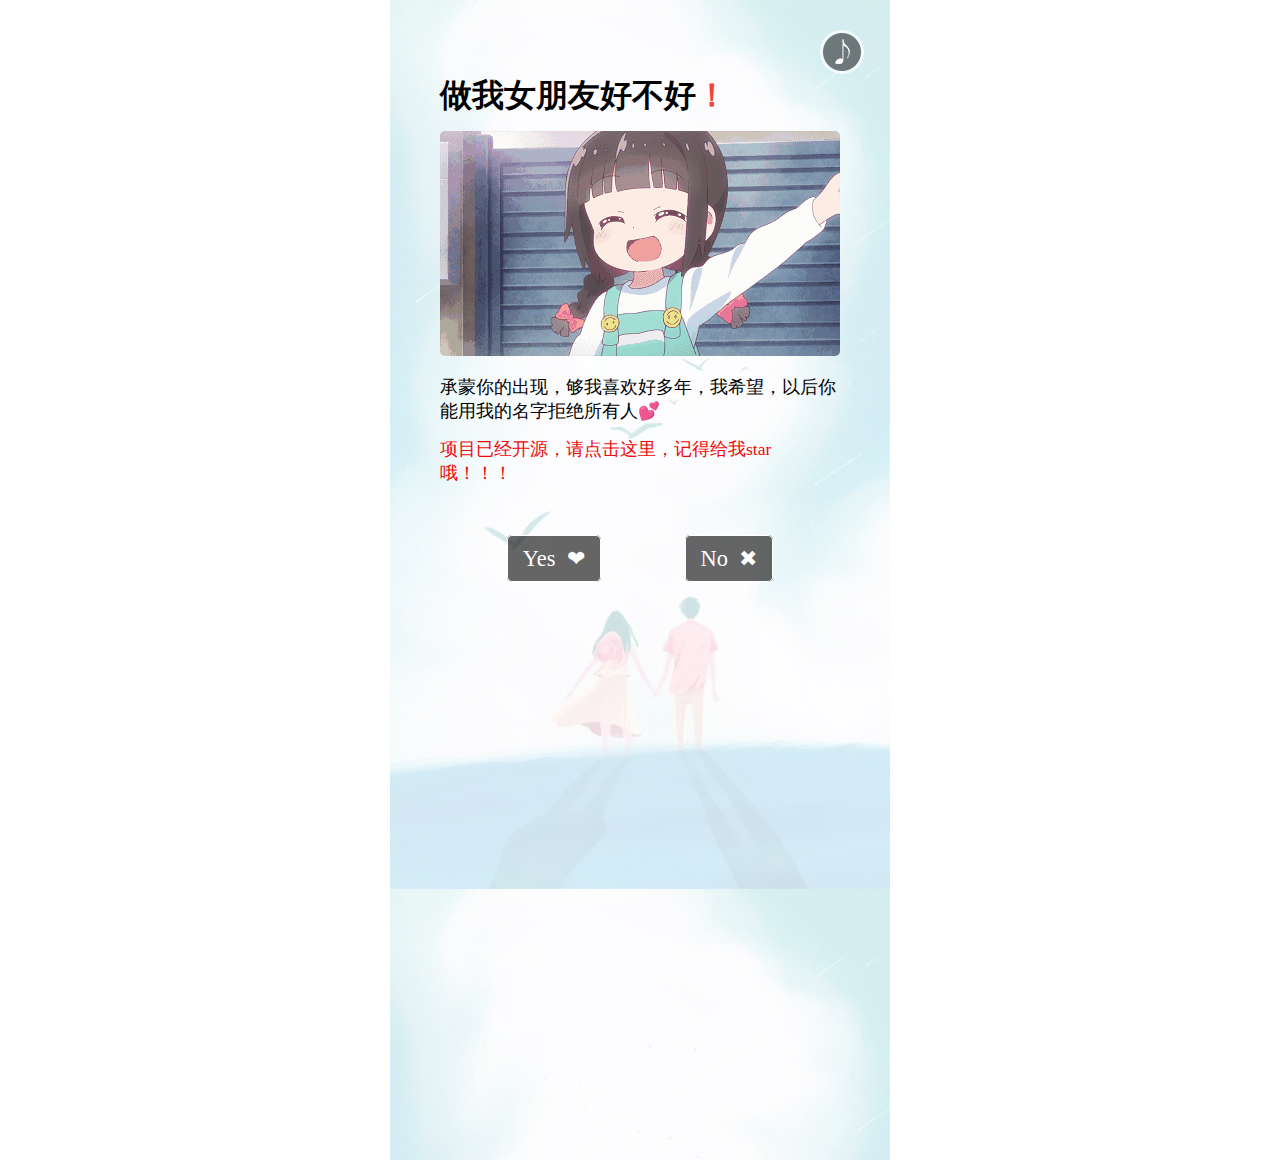
<file: love/index.html>
﻿<!DOCTYPE html>
<html>
  <head>
    <meta charset="utf-8" />
    <title>我喜欢你❤️！</title>
    <!-- style -->
    <link type="text/css" rel="stylesheet" href="css/theme.css" />
    <script src="js/jquery-2.0.3.min.js"></script>
  </head>
  <body>
    <div id="div_container">
      <!-- 最外层div，用于居中兼容PC和移动 -->
      <div id="div_start_bg"></div>
      <div id="div_onlyyou">
        <!-- 用于设置背景 -->
        <div id="div_oy_inner">
          <!-- 用于存放content -->
          <div class="div_oy_text">
            <h1></h1>
            <img class="img_oy_text" src="" />
            <p class="p_oy_text"></p>
            <div></div>
            <a href="https://gitee.com/lovelijunyi/confession" style="color: rgb(238, 9, 9);">项目已经开源，请点击这里，记得给我star哦！！！</a>


            <ul id="ul_oy_benefit">
              <li class="li_oy_benefit"></li>
              <li class="li_oy_benefit"></li>
              <li class="li_oy_benefit"></li>
              <li class="li_oy_benefit"></li>
              <li class="li_oy_benefit"></li>
              <li class="li_oy_benefit"></li>
              <li class="li_oy_benefit"></li>
              <li class="li_oy_benefit"></li>
              <li class="li_oy_benefit"></li>
              <li class="li_oy_benefit"></li>
              <li class="li_oy_benefit"></li>
              <li class="li_oy_benefit"></li>
              <li class="li_oy_benefit"></li>
              <li class="li_oy_benefit"></li>
              <li class="li_oy_benefit"></li>
              <li class="li_oy_benefit"></li>
              <li class="li_oy_benefit"></li>
              <li class="li_oy_benefit"></li>
              <li class="li_oy_benefit"></li>
              <li class="li_oy_benefit"></li>
            </ul>
          </div>
          <ul id="ul_oy_btn">
            
            <li onclick="oy_go_next()">Yes&nbsp;&nbsp;❤</li>
            <li onclick="oy_show_benefit()">No&nbsp;&nbsp;✖</li>
          </ul>
          <div id="div_oy_note" onclick="oy_hide_note()">
            <img src="images/emoji_kelian.jpg" alt="" /><br />请告诉我Yes！
            <div id="div_oy_note_close">✖</div>
          </div>
          <div id="div_oy_yes">
            <img src="images/emoji_bixin.jpg" alt="" /><br />太好了！哈哈~
          </div>
        </div>
      </div>
      <div class="div_pure_words">
        <div class="div_pure_words_bg">
          <div class="div_pure_words_height"></div>
        </div>
        <div class="div_pw_typed">
          <span id="span_pw_typed"></span>
        </div>
      </div>
      <div id="div_btn_container">
        <div id="div_btn_inner">

          <div class="div_music_tips"></div>
          <div class="div_btn" id="div_music" onclick="music_switch()">
            <!-- 音乐按钮部分 -->
            <img
              id="img_music"
              src="images/music_note_big.png"
              style="-webkit-animation: music_play_rotate 1s linear infinite;"
            />
            <!-- 您的浏览器不支持播放音乐 -->
            <audio id="audio_music" autoplay="autoplay" loop="loop">
              <source type="audio/mpeg" />
            </audio>
          </div>
          <div class="div_record_tips"></div>
          <div class="div_btn" id="div_record" onclick="record_switch()">
            <audio id="audio_record" loop="loop">
              <source type="audio/mpeg" />
            </audio>
          </div>
          
        </div>
        
      </div>
      
    </div>


    <script>
      //判断客户端设备，选择写入meta
      function init_viewport() {
        if (navigator.userAgent.indexOf("Android") != -1) {
          var version = parseFloat(RegExp.$1);
          if (version > 2.3) {
            var width =
              window.outerWidth == 0 ? window.screen.width : window.outerWidth;
            var phoneScale = parseInt(width) / 500;
            document.write(
              '<meta name="viewport" content="width=500, minimum-scale = ' +
                phoneScale +
                ", maximum-scale = " +
                phoneScale +
                ', target-densitydpi=device-dpi">'
            );
          } else {
            document.write(
              '<meta name="viewport" content="width=500, target-densitydpi=device-dpi, user-scalable=0">'
            );
          }
        } else if (navigator.userAgent.indexOf("iPhone") != -1) {
          var phoneScale = parseInt(window.screen.width) / 500;
          document.write(
            '<meta name="viewport" content="width=500, min-height=750, initial-scale=' +
              phoneScale +
              ", maximum-scale=" +
              phoneScale +
              ', user-scalable=0" /> '
          ); //0.75   0.82
        } else {
          document.write(
            '<meta name="viewport" content="width=500, height=750, initial-scale=0.64" /> '
          ); //0.75  0.82
        }
      }
      init_viewport();

      var theme = "pure_words";
      console.log("theme ->" + theme);
      var theme_content = {
        pure_words_content:
          "遇见你是我所有美好故事的开始，所以，请别放开我的手，也别缺席我的将来，因为一辈子和你在一起才叫将来<um style='color: #F44336;'>💕</um>",
        typed_bool: "typed_y",
        cursor_char: "cursor_heart",
        bg_style_pure_words: "bg_opacity",
        bg_img: "images/3.jpg",
        simple_page_content: "",
        video_page_content: "",
      };
      console.log(theme_content);

      var music_json = {
        music_select: "m_online",
        m_online_id: "7",
        m_online_url: "images/1.mp3",
        m_upload_name: "null",
        m_upload_url: "null",
      };
      console.log(music_json);
      var record_json = {
        record_bool: "r_false",
        r_wechat_time: "null",
        r_wechat_url: "null",
        r_wechat_amr: "null",
      };
      console.log(record_json);

      var main_title = "我喜欢你❤️";

      // console.log(main_title);
      if (main_title == "" || main_title == "null") {
        //允许标题为空
        document.title = "慢慢喜欢你";
      }

      var window_height = $(window).height();
      console.log("window_height ->" + window_height);
      var pure_words_content = theme_content["pure_words_content"];
      var str_cursorChar;
      var typed_bool;
      var interval_pw_height;
      var height_div_pw = $(".div_pure_words_height").height();
      function init_pure_words() {
        $(".div_pure_words_height").html(pure_words_content + "22222"); //初始化复制内容，撑开文档高度
        // 初始化设置div的bg图片 初始化设置div的bg图片
        if (
          typeof theme_content["bg_style_pure_words"] != "undefined" &&
          theme_content["bg_style_pure_words"] == "bg_opacity"
        ) {
          if (
            typeof theme_content["bg_img"] != "undefined" &&
            theme_content["bg_img"] != ""
          ) {
            $(".div_pure_words_bg").css({
              "background-image": "url(" + theme_content["bg_img"] + ")",
            });
          }
        }
        //以下是打字效果的js
        if (
          typeof theme_content["cursor_char"] != "undefined" &&
          theme_content["cursor_char"] != ""
        ) {
          switch (
            theme_content["cursor_char"] //设置打字光标的样式
          ) {
            case "cursor_heart":
              str_cursorChar = '<um style="color: #F44336;">❤</um>';
              break;
            case "cursor_sub":
              str_cursorChar = "_";
              break;
            case "cursor_music":
              str_cursorChar = "♫";
              break;
            case "cursor_star":
              str_cursorChar = "★";
              break;
            case "cursor_sun":
              str_cursorChar = "☀";
              break;
            default:
              str_cursorChar = "|";
          }
        } else {
          //处理全新作品，默认显示打字效果
          str_cursorChar = "❤";
        }
        //判断用户有没有选择打字效果
        if (
          typeof theme_content["typed_bool"] != "undefined" &&
          theme_content["typed_bool"] != ""
        ) {
          typed_bool = theme_content["typed_bool"] == "typed_y" ? true : false;
        } else {
          typed_bool = false; //默认显示打字效果
        }
        display_pure_words();
        $(".div_pure_words").fadeIn();
        interval_pw_height = setInterval(function () {
          console.log(
            "div_pure_words_height -> " + $(".div_pure_words_height").height()
          );
          var least_height_div_pw = $(".div_pure_words_height").height();
          if (least_height_div_pw > height_div_pw) {
            height_div_pw = least_height_div_pw;
          } else {
            clearInterval(interval_pw_height);
            $(".div_pure_words_height").height(least_height_div_pw + 100);
            if ($(".div_pure_words_height").height() < window_height) {
              $(".div_pure_words_height").height(window_height); //不能小于窗口的高度
              console.log("let us be high as window");
            }
          }
        }, 100);
      }

      function display_pure_words() {
        if (typed_bool) {
          var typed_pure_words = new Typed("#span_pw_typed", {
            strings: [pure_words_content],
            //输入内容, 支持html标签
            typeSpeed: 120,
            //打字速度
            cursorChar: str_cursorChar,
            //替换光标的样式
            contentType: "html",
            //值为html时，将打印的文本标签直接解析html标签
            onComplete: function (abc) {
              // console.log(abc);
              console.log("finished typing words");
              // console.log($('#span_pw_typed').height()-$(".div_pure_words_height").height());
            },
          });
        } else {
          //如果不需要打字效果就直接显示
          $("#span_pw_typed").html(pure_words_content).fadeIn();
        }
        init_attachment();
      }
      var start_content = {
        chase_title:
          "做我女朋友好不好<um style='color: #F44336;'>！</um>",
        chase_text:
          "承蒙你的出现，够我喜欢好多年，我希望，以后你能用我的名字拒绝所有人<um style='color: #F44336;'>💕</um>",
        chase_benefit: [
          "你是我拔掉氧气罐都想吻的人",
          "你是我跑完8000米还想拥抱的人",
          "你是我自罚三杯都不肯开口的秘密",
          "你是我赴汤蹈火都不肯放下的执着",
          "你是我电量只剩1%也想回信息的人",
          "你是我穷极一生不想醒来的梦",
        ],
        bg_style: "bg_custom",
        bg_img: "images/2.jpg",
        img_bool: "img_true",
        img_src: "images/1.gif",
      }; //可能为null
      console.log(start_content);
      var start_id;
      $(function () {
        //此事件为触发互动创意
        start_id = "onlyyou"; //可能为null
        init_start(start_id);
      });
      function init_start(start_id) {
        console.log("init_start ->" + start_id);
        switch (start_id) {
          case "loveformat":
            $(".div_loveformat").show();
            init_loveformat();
            break;
          case "hearttree":
            $("#div_hearttree").show();
            init_hearttree();
            break;
          case "courage":
            $("#div_courage").show();
            init_courage();
            break;
          case "birthdaycake":
            $("#div_dbcake").show();
            init_birthdaycake();
            break;
          case "intersect":
            $("#div_intersect").show();
            init_intersect();
            break;
          case "onlyyou":
            $("#div_onlyyou").show();
            init_onlyyou();
            break;
          default:
            init_theme();
        }
      }
      //开始动画主体部分
      function init_theme() {
        console.log("init_theme");
        $("#div_start_bg").fadeOut();
        init_pure_words();
      }
      var attachment = "null"; //可能为null
      var attached_content = {
        bool_save: false,
      }; //可能为null
      console.log(attached_content);

      function init_attachment() {
        //开始attachment
        console.log("init_attachment ->" + attachment);
        switch (attachment) {
          case "timer":
            init_at_timer();
            break;
          default:
            return;
        }
      }
    </script>
    <!-- JQuery -->
    <script src="js/typed.min.js"></script>
    <script src="js/start_onlyyou.js"></script>
    <script src="js/jweixin-1.2.0.js"></script>
    <script src="js/theme_common.js"></script>
  </body>    

</html>
</file>
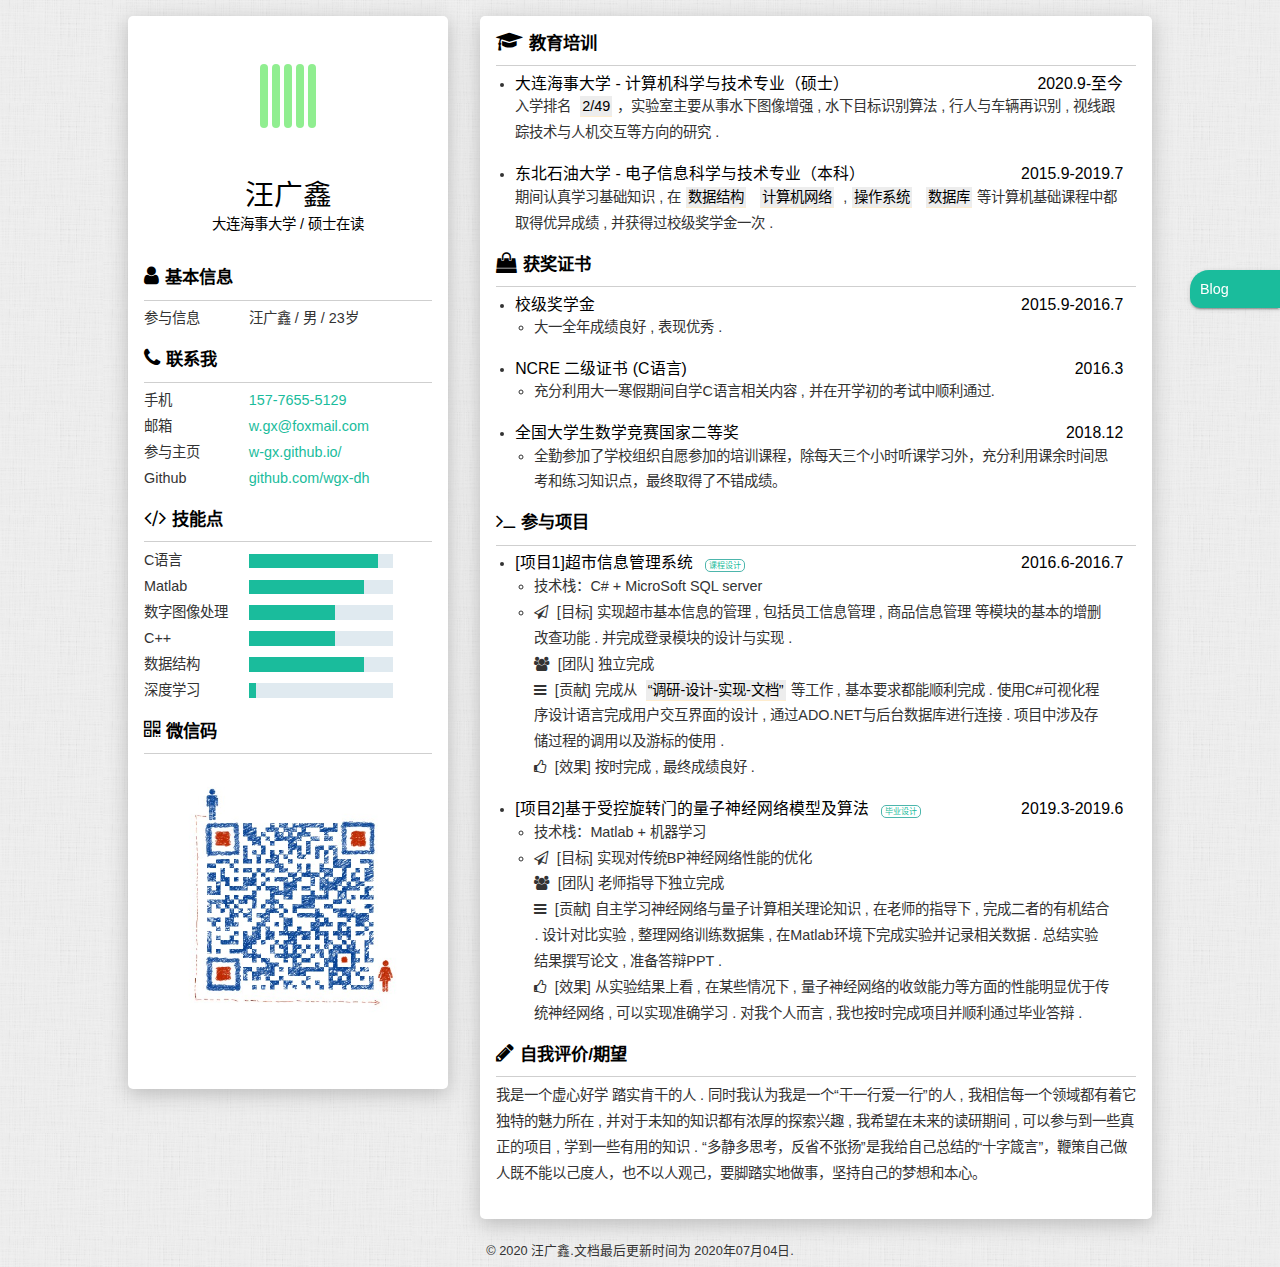
<file: resume/index.html>
<!DOCTYPE html>
<html lang="zh-cn">

<head>
    <meta charset="utf-8">
    <meta http-equiv="X-UA-Compatible" content="IE=edge,chrome=1">
    <meta name="viewport" content="width=device-width, initial-scale=1.0, maximum-scale=1.0, minimum-scale=1.0, user-scalable=no"
    />
    <meta name="apple-mobile-web-app-status-bar-style" content="black" />
    <meta name="format-detection" content="email=no" />
    <meta name="apple-mobile-web-app-capable" content="yes" />
    <meta name="format-detection" content="telephone=no" />
    <meta name="renderer" content="webkit">
    <meta name="apple-mobile-web-app-status-bar-style" content="black">
    <meta name="apple-mobile-web-app-title" content="Amaze UI" />
    <meta http-equiv="Cache-Control" content="no-cache, no-store, must-revalidate" />
    <meta http-equiv="Pragma" content="no-cache" />
    <meta http-equiv="Expires" content="0" />
    <title>[简历]汪广鑫</title>
    <link rel="shortcut icon" href="assets/images/favicon.ico" type="image/x-icon">
    <link rel="stylesheet" href="assets/css/typo.css">
    <link rel="stylesheet" href="assets/css/font-awesome.min.css">
    <link rel="stylesheet" href="assets/css/index.css">
    <script>
        function loading() {
            document.getElementsByClassName('avatar')[0].style.display = 'block';
            document.getElementsByClassName('loading')[0].style.display = 'none';
        }
    </script>
</head>

<body>

    <header class="header"></header>

    <article class="container">
        <section class="side" id="side">

            <!-- 左栏固定开关，记得及时删除这段代码 Start-->
            <!--<label class="switch" style="display: none;" onchange="switchFixed()">
                <script type="text/javaScript">
                    function switchFixed(){
                        var value = document.getElementById('side').style.position === 'fixed' ? 'absolute' : 'fixed';
                        document.getElementById('side').style.position = value;
                    }
                </script>
                <input id="cb" type="checkbox">
                <span class="slider round"></span>
            </label>
            <style>
                @media (min-width: 	750px){
                    .switch{position:relative;display:inline-block!important;width:60px;height:34px;}
                    .switch input{display:none;}
                    .slider{position:absolute;cursor:pointer;top:0;left:0;right:0;bottom:0;background-color:#ccc;-webkit-transition:.4s;transition:.4s;}
                    .slider:before{position:absolute;content:"";height:26px;width:26px;left:4px;bottom:4px;background-color:white;-webkit-transition:.4s;transition:.4s;}
                    input:checked + .slider{background-color:#1abc9c;}
                    input:focus + .slider{box-shadow:0 0 1px #1abc9c;}
                    input:checked + .slider:before{-webkit-transform:translateX(26px);-ms-transform:translateX(26px);transform:translateX(26px);}.slider.round{border-radius:34px;}
                    .slider.round:before{border-radius:50%;}
                }
            </style> -->
            <!-- 左侧固定开关，记得及时删除这段代码 End-->

            <!-- 参与肖像 -->
            <section class="me">
                <section class="portrait">
                    <div class="loading">
                        <span>
                            <img class="avatar" src="assets/images/avatar.jpg">
                        </span>
                        <span></span>
                        <span></span>
                        <span></span>
                        <span></span>
                    </div>
                    <!-- 头像照片 -->
                    <img class="avatar" src="assets/images/avatar.jpg" onload="loading()">
                </section>

                <h1 class="name">汪广鑫</h1>
                <h4 class="info-job">大连海事大学 / 硕士在读</h4>

            </section>

            <!-- 基本信息 -->
            <section class="profile info-unit">
                <h2>
                    <i class="fa fa-user" aria-hidden="true"></i>基本信息</h2>
                <hr/>
                <ul>
                    <li>
                        <label>参与信息</label>
                        <span>汪广鑫 / 男 / 23岁</span>
                    </li>
                </ul>
            </section>

            <!-- 联系方式 -->
            <section class="contact info-unit">
                <h2>
                    <i class="fa fa-phone" aria-hidden="true"></i>联系我</h2>
                <hr/>
                <ul>
                    <li>
                        <label>手机</label>
                        <a href="tel:15776555129" target="_blank">157-7655-5129</a>
                    </li>
                    <li>
                        <label>邮箱</label>
                        <a href="mailto:2401881997@qq.com" target="_blank">w.gx@foxmail.com</a>
                    </li>
                    <li>
                        <label>参与主页</label>
                        <a href="https://w-gx.github.io" target="_blank">w-gx.github.io/</a>
                    </li>
                    <li>
                        <label>Github</label>
                        <a href="https://github.com/wgx-dh" target="_blank">github.com/wgx-dh</a>
                    </li>
                </ul>
            </section>

            <!-- 技能点 -->
            <section class="skill info-unit">
                <h2>
                    <i class="fa fa-code" aria-hidden="true"></i>技能点</h2>
                <hr/>
                <ul>
                    <li>
                        <label>C语言</label>
                        <progress value="90" max="100"></progress>
                    </li>
                    <li>
                        <label>Matlab</label>
                        <progress value="80" max="100"></progress>
                    </li>
                    <li>
                        <label>数字图像处理</label>
                        <progress value="60" max="100"></progress>
                    </li>
                    <li>
                        <label>C++</label>
                        <progress value="60" max="100"></progress>
                    </li>
                    <li>
                        <label>数据结构</label>
                        <progress value="80" max="100"></progress>
                    </li>
                    <li>
                        <label>深度学习</label>
                        <progress value="5" max="100"></progress>
                    </li>
                </ul>
            </section>
            <!-- 工具箱
            <section class="skill info-unit">
                <h2>
                    <i class="fa fa-briefcase" aria-hidden="true"></i>工具箱</h2>
                <hr/>
                <ul>
                    <li>
                        <label>Houdini</label>
                        <progress value="90" max="100"></progress>
                    </li>
                    <li>
                        <label>Maya</label>
                        <progress value="85" max="100"></progress>
                    </li>
                    <li>
                        <label>Nuke</label>
                        <progress value="65" max="100"></progress>
                    </li>
                    <li>
                        <label>AE</label>
                        <progress value="50" max="100"></progress>
                    </li>
                    <li>
                        <label>vex</label>
                        <progress value="70" max="100"></progress>
                    </li>
                    <li>
                        <label>Python</label>
                        <progress value="35" max="100"></progress>
                    </li>
                </ul>
            </section>
            -->
            <section class="qrcode info-unit">
                <h2><i class="fa fa-qrcode" aria-hidden="true"></i>微信码</h2>
                <hr/>
                <img src="assets\images\WeChanSQ.jpg" style="width: 100%;" alt="">
            </section>

            <!-- 技术栈 -->
            <!-- <div class="stack info-unit">
                    <h2><i class="fa fa-code" aria-hidden="true"></i>其他</h2>
                    <hr/>
                    <ul>
                        <li>
                            <label>前端</label>
                            <span>React、jQuery、微信小程序、Bootstrap、SASS、LESS</span>
                        </li>
                        <li>
                            <label>后端</label>
                            <span>Node.js、MySQL、MongoDB、WordPress、ThinkPHP</span>
                        </li>
                        <li>
                            <label>其他</label>
                            <span>Git、SVN、Markdown</span>
                        </li>
                    </ul>
                </div> -->
        </section>

        <section class="main">

            <!-- 教育培训 -->
            <section class="edu info-unit">
                <h2>
                    <i class="fa fa-graduation-cap" aria-hidden="true"></i>教育培训</h2>
                <hr/>
                <ul>
                    <li>
                        <h3>
                            <span>大连海事大学 - 计算机科学与技术专业（硕士）</span>
                            <time>2020.9-至今</time>
                        </h3>
                        <p>入学排名
                            <mark>2/49</mark>，实验室主要从事水下图像增强 , 水下目标识别算法 , 行人与车辆再识别 , 视线跟踪技术与人机交互等方向的研究 .</p>
                    </li>
                    <li>
                        <h3>
                            <span>东北石油大学 - 电子信息科学与技术专业（本科）</span>
                            <time>2015.9-2019.7</time>
                        </h3>
                        <p><!--专业排名
                            <mark>20/55</mark>，-->期间认真学习基础知识 , 在<mark>数据结构</mark> <mark>计算机网络</mark> ,<mark>操作系统</mark> <mark>数据库</mark>等计算机基础课程中都取得优异成绩 , 并获得过校级奖学金一次 . </p>
                    </li>
                </ul>
            </section>

            <!-- 获奖证书经历 -->
            <section class="work info-unit">
                <h2>
                    <i class="fa fa-shopping-bag" aria-hidden="true"></i>获奖证书</h2>
                <hr/>
                <ul>
                    <li>
                        <h3>
                            <span>校级奖学金</span>
                            <time>2015.9-2016.7</time>
                        </h3>
                        <ul class="info-content">
                            <li>大一全年成绩良好 , 表现优秀 . 
                                </li>
                            
                            
                        </ul>
                    </li>
                    <li>
                        <h3>
                            <span>NCRE 二级证书 (C语言)</span>
                            <time>2016.3</time>
                        </h3>
                        <ul class="info-content">
                            <li>充分利用大一寒假期间自学C语言相关内容 , 并在开学初的考试中顺利通过.
                                </li>
                        </ul>
                    </li>
                    <li>
                        <h3>
                            <span>
                                全国大学生数学竞赛国家二等奖
                            </span>
                            <time>2018.12</time>
                        </h3>
                        <ul class="info-content">
                            <li>全勤参加了学校组织自愿参加的培训课程，除每天三个小时听课学习外，充分利用课余时间思考和练习知识点，最终取得了不错成绩。

                            </li>
                        </ul>
                    </li>
                </ul>
            </section>

            <!-- 项目经验 -->
            <section class="project info-unit">
                <h2>
                    <i class="fa fa-terminal" aria-hidden="true"></i>参与项目</h2>
                <hr/>
                <ul>
                    <li>
                        <h3>
                            <span>[项目1]超市信息管理系统</span>
                            <span class="link">
                                <a>课程设计</a>
                            </span>
                            <time>2016.6-2016.7</time>
                        </h3>
                        <ul class="info-content">
                            <li>技术栈：C# + MicroSoft SQL server</li>
                            <li>
                                <i class="fa fa-paper-plane-o" aria-hidden="true"></i>
                                [目标] 实现超市基本信息的管理 , 包括员工信息管理 , 商品信息管理 等模块的基本的增删改查功能 . 并完成登录模块的设计与实现 . 
                                <br/>
                                <i class="fa fa-users" aria-hidden="true"></i>
                                [团队] 独立完成
                                <br/>
                                <i class="fa fa-bars" aria-hidden="true"></i>
                                [贡献] 完成从
                                <mark>“调研-设计-实现-文档”</mark>等工作 , 基本要求都能顺利完成 . 使用C#可视化程序设计语言完成用户交互界面的设计 , 通过ADO.NET与后台数据库进行连接 . 项目中涉及存储过程的调用以及游标的使用 . 
                                <br/>
                                <i class="fa fa-thumbs-o-up" aria-hidden="true"></i>
                                [效果] 按时完成 , 最终成绩良好 . </li>
                        </ul>
                    </li>
                    <li>
                        <h3>
                            <span>[项目2]基于受控旋转门的量子神经网络模型及算法</span>
                            <span class="link">
                                <a>毕业设计</a>
                            </span>
                            <time>2019.3-2019.6</time>
                        </h3>
                        <ul class="info-content">
                            <li>技术栈：Matlab + 机器学习</li>
                            <li>
                                <i class="fa fa-paper-plane-o" aria-hidden="true"></i>
                                [目标] 实现对传统BP神经网络性能的优化
                                <br/>
                                <i class="fa fa-users" aria-hidden="true"></i>
                                [团队] 老师指导下独立完成
                                <br/>
                                <i class="fa fa-bars" aria-hidden="true"></i>
                                [贡献] 自主学习神经网络与量子计算相关理论知识 , 在老师的指导下 , 完成二者的有机结合 . 设计对比实验 , 整理网络训练数据集 , 在Matlab环境下完成实验并记录相关数据 . 总结实验结果撰写论文 , 准备答辩PPT .
                                <br/>
                                <i class="fa fa-thumbs-o-up" aria-hidden="true"></i>
                                [效果] 从实验结果上看 , 在某些情况下 , 量子神经网络的收敛能力等方面的性能明显优于传统神经网络 , 可以实现准确学习 . 对我个人而言 , 我也按时完成项目并顺利通过毕业答辩 .
                            </li>
                        </ul>
                    </li>
                    <!-- 项目三, 项目四 -->
                    <!--
                    <li>
                        <h3>
                            <span>[项目3]肿瘤流行病数据可视化</span>
                            <span class="link">
                                <a href="#" target="_blank">Demo</a>
                            </span>
                            <time>201X.X-201X.X</time>
                        </h3>
                        <ul class="info-content">
                            <li>技术栈：HTML 5+D3.js+ECharts+MySQL</li>
                            <li>
                                <i class="fa fa-paper-plane-o" aria-hidden="true"></i>
                                [目标]实现常见肿瘤流行病数据多维度可视化展示、数据透视及分析
                                <br/>
                                <i class="fa fa-users" aria-hidden="true"></i>
                                [团队]与 1 位同学
                                <br/>
                                <i class="fa fa-bars" aria-hidden="true"></i>
                                [贡献]分析项目需求，清洗并整理相关数据(扩展第三方知识组织系统和 Google trends 数据)，并用
                                <mark>D3.js</mark> 和
                                <mark>ECharts</mark> 进行图形化展示以及实现简易自动分析功能
                                <br/>
                                <i class="fa fa-thumbs-o-up" aria-hidden="true"></i>
                                [效果]作品取得第二届共享杯国家级竞赛“特等奖”(1/1500)
                            </li>
                        </ul>
                    </li>
                    <li>
                        <h3>
                            <span>[项目4]肿瘤流行病数据可视化</span>
                            <span class="link">
                                <a href="#" target="_blank">Demo</a>
                            </span>
                            <time>201X.X-201X.X</time>
                        </h3>
                        <ul class="info-content">
                            <li>技术栈：HTML 5+D3.js+ECharts+MySQL</li>
                            <li>
                                <i class="fa fa-paper-plane-o" aria-hidden="true"></i>
                                [目标]实现常见肿瘤流行病数据多维度可视化展示、数据透视及分析
                                <br/>
                                <i class="fa fa-users" aria-hidden="true"></i>
                                [团队]与 1 位
                                <br/>
                                <i class="fa fa-bars" aria-hidden="true"></i>
                                [贡献]分析项目需求，清洗并整理相关数据(扩展第三方知识组织系统和 Google trends 数据)，并用
                                <mark>D3.js</mark> 和
                                <mark>ECharts</mark> 进行图形化展示以及实现简易自动分析 功能
                                <br/>
                                <i class="fa fa-thumbs-o-up" aria-hidden="true"></i>
                                [效果]作品取得第二届共享杯国家级竞赛“特等奖”(1/1500)
                            </li>
                        </ul>
                    </li>
                -->
                </ul>
            </section>

            <!-- 自我评价 -->
            <section class="work info-unit">
                <h2>
                    <i class="fa fa-pencil" aria-hidden="true"></i>自我评价/期望</h2>
                <hr/>
                <p>我是一个虚心好学 踏实肯干的人 . 同时我认为我是一个“干一行爱一行”的人 , 我相信每一个领域都有着它独特的魅力所在 , 并对于未知的知识都有浓厚的探索兴趣 , 我希望在未来的读研期间 , 可以参与到一些真正的项目 , 学到一些有用的知识 . 
                    <span class="mark-txt">“多静多思考，反省不张扬”</span>是我给自己总结的“十字箴言”，鞭策自己做人既不能以己度人，也不以人观己，要脚踏实地做事，坚持自己的梦想和本心。</p>
            </section>
        </section>
    </article>



    <footer class="footer">
        <p>© 2020 汪广鑫.文档最后更新时间为
            <time>2020年07月04日</time>.</p>
    </footer>

    <!-- 侧栏 -->
    <aside>
        <ul>
            <!-- <li>
                <a href="/" target="_blank">Demo</a>
            </li> -->
            <li>
                <a href="https://w-gx.github.io" target="_blank">Blog</a>
            </li>
        </ul>
    </aside>

    <script src="./assets/js/index.js"></script>
</body>

</html>
</file>
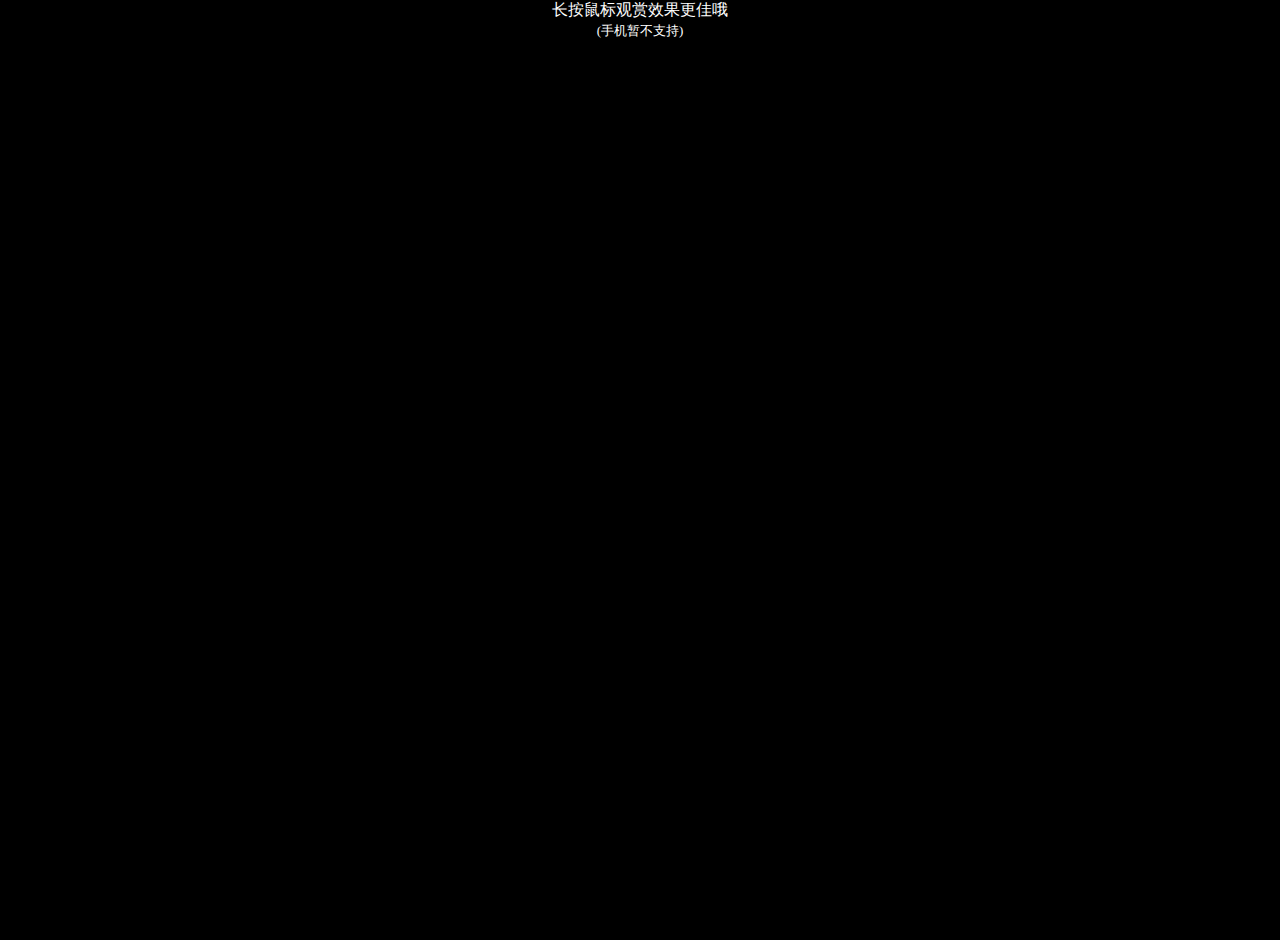
<file: yanhua/index.html>
<!DOCTYPE html>
<!-- saved from url=(0029)https://xiabor.com/fireworks/ -->
<html lang="en"><head><meta http-equiv="Content-Type" content="text/html; charset=UTF-8">
  
  <title>烟花 - CodePen</title>
  <link rel="stylesheet" href="./index_files/style.css">

</head>
<body>
<center>
<font color="#fff" size="3">
<font face="微软雅黑">长按鼠标观赏效果更佳哦</font></font><br>
<font color="#fff" size="2"><font face="微软雅黑">(手机暂不支持)</font></font>
</center>
<!-- partial:index.partial.html -->
<!-- setup our canvas element -->
<canvas id="canvas" width="1366" height="657">Canvas is not supported in your browser.</canvas>
<!-- partial -->
  <script src="./index_files/script.js.下载"></script>



</body></html>
</file>
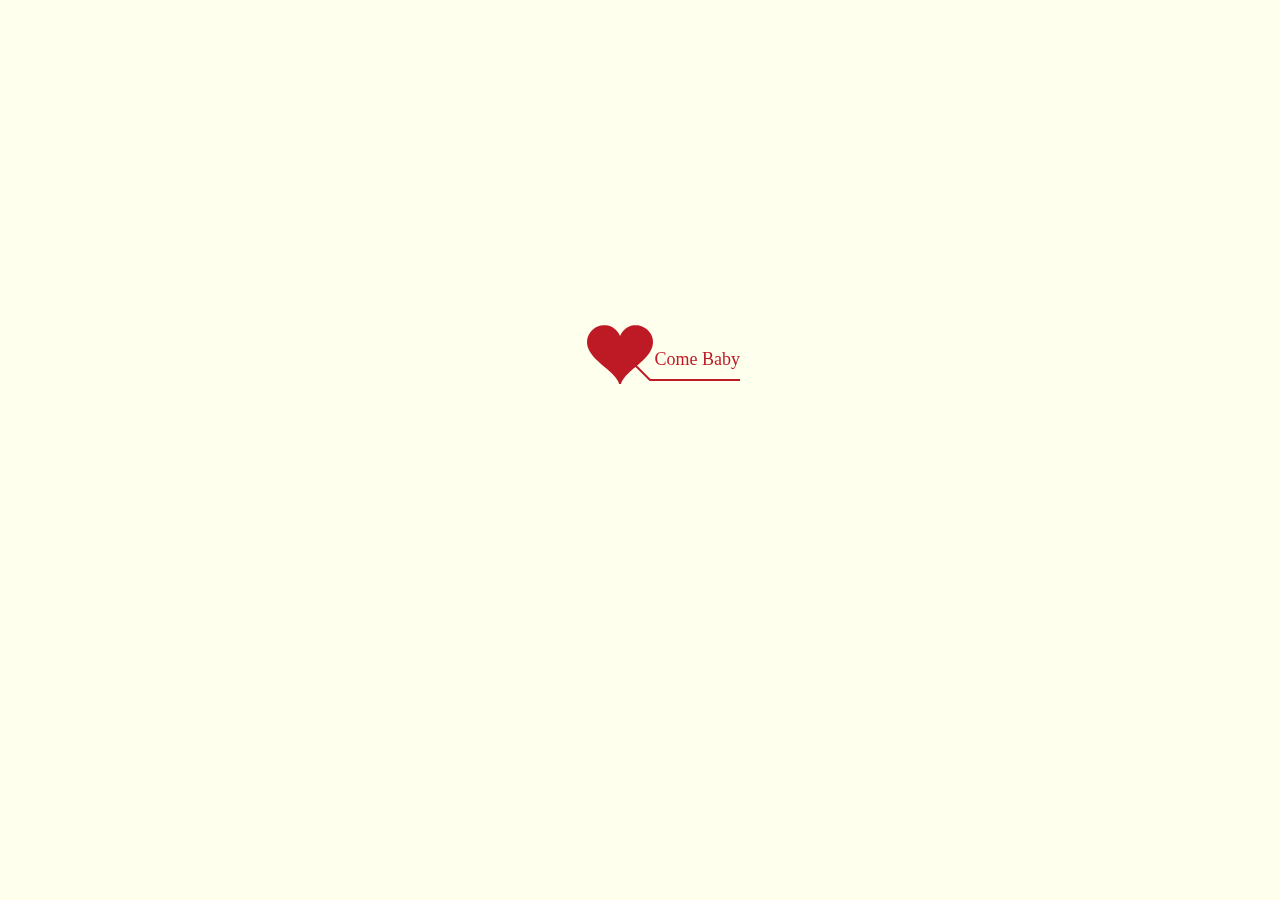
<file: love/love2/index.html>
﻿<!DOCTYPE html PUBLIC "-//W3C//DTD XHTML 1.0 Strict//EN" "http://www.w3.org/TR/xhtml1/DTD/xhtml1-strict.dtd">
<html xml:lang="en" xmlns="http://www.w3.org/1999/xhtml"><head><meta http-equiv="Content-Type" content="text/html; charset=UTF-8">
		<title>给你的一封信</title>	    
        <link type="text/css" rel="stylesheet" href="./file/default.css">
		<script type="text/javascript" src="./file/jquery.min.js"></script>
		<script type="text/javascript" src="./file/jscex.min.js"></script>
		<script type="text/javascript" src="./file/jscex-parser.js"></script>
		<script type="text/javascript" src="./file/jscex-jit.js"></script>
		<script type="text/javascript" src="./file/jscex-builderbase.min.js"></script>
		<script type="text/javascript" src="./file/jscex-async.min.js"></script>
		<script type="text/javascript" src="./file/jscex-async-powerpack.min.js"></script>
		<script type="text/javascript" src="./file/functions.js" charset="utf-8"></script>
		<script type="text/javascript" src="./file/love.js" charset="utf-8"></script>
	    <style type="text/css">
        </style>
</head>
    <body>
        <div id="main">
            <div id="error">本页面采用HTML5编辑，目前您的浏览器无法显示，请换成谷歌(<a href="http://www.google.cn/chrome/intl/zh-CN/landing_chrome.html?hl=zh-CN&brand=CHMI">Chrome</a>)或者火狐(<a href="http://firefox.com.cn/download/">Firefox</a>)浏览器，或者其他游览器的最新版本。</div>
            <audio autoplay="autoplay" height="100" width="100">
                    <source src="renxi.mp3" type="audio/mp3" />
                    <embed height="100" width="100" src="renxi.mp3" />
            </audio>
            <div id="wrap">
                <div id="text">
                    <div id="code"> <font color="#FF0000"> <span class="say">亲爱的宝宝，我爱你</span><br>
                      <span class="say"> 我知道我不会甜言蜜语，</span><br>
                      <span class="say"> 但是我会用行动证明一切</span><br>
                      <span class="say">你说我啰嗦，</span><br>             
                          <span class="say"> 有些东西因为越在乎所以越怕失去</span><br>
                      <span class="say">因为我太爱你了，所以我害怕失去你</span><br>
                      <span class="say">因为我太爱你了，所以我对你总啰嗦</span><br>
                      <span class="say">希望可以执子之手，与子偕老</span><br>
                      <span class="say">如果上天让我许三个愿望，</span><br>
                              <span class="say">第一个是今生今世和你在一起， </span><br>
                           <span class="say"> 第二个是再生再世和你在一起，</span><br>
                           <span class="say">第三个是永生永世和你不分离 </span><br>
                      <span class="say"><span class="space"></span> -- 爱你的老公</span> </font>
                          <br />
                          <br />
                      </p>
                    </div>
                  </div>
                <div id="clock-box">
                    <span class="STYLE1"></span><font color="#33CC00">亲爱的，我喜欢你</font>
<span class="STYLE1">已经是……</span>
                  <div id="clock"></div>
              </div>
                <canvas id="canvas" width="1100" height="680"></canvas>
            </div>
            
        </div>
    
    <script>
    </script>

    <script>
    (function(){
        var canvas = $('#canvas');
		
        if (!canvas[0].getContext) {
            $("#error").show();
            return false;        }

        var width = canvas.width();
        var height = canvas.height();        
        canvas.attr("width", width);
        canvas.attr("height", height);
        var opts = {
            seed: {
                x: width / 2 - 20,
                color: "rgb(190, 26, 37)",
                scale: 2
            },
            branch: [
                [535, 680, 570, 250, 500, 200, 30, 100, [
                    [540, 500, 455, 417, 340, 400, 13, 100, [
                        [450, 435, 434, 430, 394, 395, 2, 40]
                    ]],
                    [550, 445, 600, 356, 680, 345, 12, 100, [
                        [578, 400, 648, 409, 661, 426, 3, 80]
                    ]],
                    [539, 281, 537, 248, 534, 217, 3, 40],
                    [546, 397, 413, 247, 328, 244, 9, 80, [
                        [427, 286, 383, 253, 371, 205, 2, 40],
                        [498, 345, 435, 315, 395, 330, 4, 60]
                    ]],
                    [546, 357, 608, 252, 678, 221, 6, 100, [
                        [590, 293, 646, 277, 648, 271, 2, 80]
                    ]]
                ]] 
            ],
            bloom: {
                num: 700,
                width: 1080,
                height: 650,
            },
            footer: {
                width: 1200,
                height: 5,
                speed: 10,
            }
        }

        var tree = new Tree(canvas[0], width, height, opts);
        var seed = tree.seed;
        var foot = tree.footer;
        var hold = 1;

        canvas.click(function(e) {
            var offset = canvas.offset(), x, y;
            x = e.pageX - offset.left;
            y = e.pageY - offset.top;
            if (seed.hover(x, y)) {
                hold = 0; 
                canvas.unbind("click");
                canvas.unbind("mousemove");
                canvas.removeClass('hand');
            }
        }).mousemove(function(e){
            var offset = canvas.offset(), x, y;
            x = e.pageX - offset.left;
            y = e.pageY - offset.top;
            canvas.toggleClass('hand', seed.hover(x, y));
        });

        var seedAnimate = eval(Jscex.compile("async", function () {
            seed.draw();
            while (hold) {
                $await(Jscex.Async.sleep(10));
            }
            while (seed.canScale()) {
                seed.scale(0.95);
                $await(Jscex.Async.sleep(10));
            }
            while (seed.canMove()) {
                seed.move(0, 2);
                foot.draw();
                $await(Jscex.Async.sleep(10));
            }
        }));

        var growAnimate = eval(Jscex.compile("async", function () {
            do {
    	        tree.grow();
                $await(Jscex.Async.sleep(10));
            } while (tree.canGrow());
        }));

        var flowAnimate = eval(Jscex.compile("async", function () {
            do {
    	        tree.flower(2);
                $await(Jscex.Async.sleep(10));
            } while (tree.canFlower());
        }));

        var moveAnimate = eval(Jscex.compile("async", function () {
            tree.snapshot("p1", 240, 0, 610, 680);
            while (tree.move("p1", 500, 0)) {
                foot.draw();
                $await(Jscex.Async.sleep(10));
            }
            foot.draw();
            tree.snapshot("p2", 500, 0, 610, 680);

            // 会有闪烁不得意这样做, (＞﹏＜)
            canvas.parent().css("background", "url(" + tree.toDataURL('image/png') + ")");
            canvas.css("background", "#ffe");
            $await(Jscex.Async.sleep(300));
            canvas.css("background", "none");
        }));

        var jumpAnimate = eval(Jscex.compile("async", function () {
            var ctx = tree.ctx;
            while (true) {
                tree.ctx.clearRect(0, 0, width, height);
                tree.jump();
                foot.draw();
                $await(Jscex.Async.sleep(25));
            }
        }));

        var textAnimate = eval(Jscex.compile("async", function () {
		    var together = new Date();
		    together.setFullYear(2010,1 , 15); 			//时间年月日
		    together.setHours(16);						//小时	
		    together.setMinutes(53);					//分钟
		    together.setSeconds(0);					//秒前一位
		    together.setMilliseconds(2);				//秒第二位

		    $("#code").show().typewriter();
            $("#clock-box").fadeIn(500);
            while (true) {
                timeElapse(together);
                $await(Jscex.Async.sleep(1000));
            }
        }));

        var runAsync = eval(Jscex.compile("async", function () {
            $await(seedAnimate());
            $await(growAnimate());
            $await(flowAnimate());
            $await(moveAnimate());

            textAnimate().start();

            $await(jumpAnimate());
        }));

        runAsync().start();
    })();
    </script></body></html>
</file>
<file: love/css/theme.css>
﻿*{-webkit-box-sizing:border-box;margin:0;padding:0;}
body{background-color:#fff;}
a{color:#fff;text-decoration:none;}
#div_container{position:relative;margin:0 auto;width:500px;font-size:1em;}
.div_pure_words{position:relative;display:none;}
.div_pure_words_bg{width:500px;min-height:500px;background-size:100%;background-repeat:repeat;background-attachment:fixed;}
.div_pure_words_height{visibility:hidden;padding:30px;color:#fff;text-align:justify;white-space:pre-wrap;font-size:1.1em;font-family:"Microsoft YaHei",Arial;}
.div_pw_typed{position:absolute;top:0;right:0;bottom:0;left:0;padding:30px;width:500px;background:rgba(255,255,255,.8);text-align:justify;}
#span_pw_typed{width:100%;white-space:pre-wrap;font-size:1.1em;font-family:"Microsoft YaHei",Arial;}
#div_start_bg{position:absolute;top:0;left:0;z-index:44;width:100%;height:100%;background-color:#fff;}

#div_btn_inner{padding-left:430px;width:500px;color:#fff;text-shadow:1px 1px 1px #000;}
.div_btn{position:fixed;z-index:999;width:42px;height:42px;border:2px solid #fff;border-radius:50%;text-align:center;font-size:1em;line-height:40px;cursor:pointer;}
#div_music{top:30px;border:none;}
#div_record{top:100px;background-color:rgba(0,0,0,.5);}
#div_support{top:170px;background-color:rgba(0,0,0,.3);}
.div_music_tips{position:fixed;top:70px;z-index:999;}
.div_record_tips{position:fixed;top:140px;z-index:999;}
.div_btn_big{position:fixed;z-index:999;padding:10px 0;width:52px;border-radius:5px;background-color:rgba(112,128,144,.6);text-align:center;font-size:1.1em;line-height:1.3em;cursor:pointer;}
#div_s_upload{top:360px;}
#div_s_sound{top:440px;}
#div_s_choose{top:520px;}
#div_s_qa{top:600px;}
@-webkit-keyframes music_play_rotate{0%{-webkit-transform:rotate(0);}
100%{-webkit-transform:rotate(360deg);}
}
@-webkit-keyframes btn_rotate{0%{-webkit-transform:rotate(0);}
40%{-webkit-transform:rotate(0);}
50%{-webkit-transform:rotate(30deg);}
60%{-webkit-transform:rotate(0);}
70%{-webkit-transform:rotate(30deg);}
80%{-webkit-transform:rotate(0);}
100%{-webkit-transform:rotate(0);}
}

#div_onlyyou{position:relative;z-index:666;display:none;width:100%;background-size:100%;background-repeat:repeat;}
#div_oy_inner{position:absolute;top:0;right:0;bottom:0;left:0;padding:12% 10% 0 10%;width:100%;min-height:400px;background:rgba(255,255,255,.8);text-align:center;}
.div_oy_text{margin:0 auto 60px auto;text-align:left;font-weight:300;font-size:1.1em;}
.div_oy_text h1{margin:14px 0;font-size:1.8em;}
.div_oy_text p{margin:14px 0;}
.div_oy_text img{width:100%;border-radius:5px;}
#ul_oy_benefit li{display:none;margin:14px 0;}
#ul_oy_benefit,#ul_oy_btn{list-style:none;}
#ul_oy_btn li{display:inline;margin:20px 40px;padding:10px 15px;border:1px solid #fff;border-radius:5px;background-color:rgba(0,0,0,.6);color:#fff;font-size:1.4em;}
#div_oy_note,#div_oy_yes{position:relative;display:none;margin:-60px auto;padding:5% 0;width:100%;height:180px;border-radius:5px;background-color:#fff;color:gray;text-align:center;font-size:1.4em;}
#div_oy_note_close{position:absolute;top:20px;right:20px;width:40px;height:40px;}
</file>
<file: resume/assets/css/typo.css>
@charset "utf-8";

/* 防止用户自定义背景颜色对网页的影响，添加让用户可以自定义字体 */
html {
  color: #333;
  background: #fff;
  -webkit-text-size-adjust: 100%;
  -ms-text-size-adjust: 100%;
  text-rendering: optimizelegibility;
}

/* 如果你的项目仅支持 IE9+ | Chrome | Firefox 等，推荐在 <html> 中添加 .borderbox 这个 class */
html.borderbox *, html.borderbox *:before, html.borderbox *:after {
  -moz-box-sizing: border-box;
  -webkit-box-sizing: border-box;
  box-sizing: border-box;
}

/* 内外边距通常让各个浏览器样式的表现位置不同 */
body, dl, dt, dd, ul, ol, li, h1, h2, h3, h4, h5, h6, pre, code, form, fieldset, legend, input, textarea, p, blockquote, th, td, hr, button, article, aside, details, figcaption, figure, footer, header, menu, nav, section {
  margin: 0;
  padding: 0;
}

/* 重设 HTML5 标签, IE 需要在 js 中 createElement(TAG) */
article, aside, details, figcaption, figure, footer, header, menu, nav, section {
  display: block;
}

/* HTML5 媒体文件跟 img 保持一致 */
audio, canvas, video {
  display: inline-block;
}

/* 要注意表单元素并不继承父级 font 的问题 */
body, button, input, select, textarea {
  font: 300 1em/1.8 PingFang SC, Lantinghei SC, Microsoft Yahei, Hiragino Sans GB, Microsoft Sans Serif, WenQuanYi Micro Hei, sans-serif;
}

button::-moz-focus-inner,
input::-moz-focus-inner {
  padding: 0;
  border: 0;
}

/* 去掉各Table cell 的边距并让其边重合 */
table {
  border-collapse: collapse;
  border-spacing: 0;
}

/* 去除默认边框 */
fieldset, img {
  border: 0;
}

/* 块/段落引用 */
blockquote {
  position: relative;
  color: #999;
  font-weight: 400;
  border-left: 1px solid #1abc9c;
  padding-left: 1em;
  margin: 1em 3em 1em 2em;
}

@media only screen and ( max-width: 640px ) {
  blockquote {
    margin: 1em 0;
  }
}

/* Firefox 以外，元素没有下划线，需添加 */
acronym, abbr {
  border-bottom: 1px dotted;
  font-variant: normal;
}

/* 添加鼠标问号，进一步确保应用的语义是正确的（要知道，交互他们也有洁癖，如果你不去掉，那得多花点口舌） */
abbr {
  cursor: help;
}

/* 一致的 del 样式 */
del {
  text-decoration: line-through;
}

address, caption, cite, code, dfn, em, th, var {
  font-style: normal;
  font-weight: 400;
}

/* 去掉列表前的标识, li 会继承，大部分网站通常用列表来很多内容，所以应该当去 */
ul, ol {
  list-style: none;
}

/* 对齐是排版最重要的因素, 别让什么都居中 */
caption, th {
  text-align: left;
}

q:before, q:after {
  content: '';
}

/* 统一上标和下标 */
sub, sup {
  font-size: 75%;
  line-height: 0;
  position: relative;
}

:root sub, :root sup {
  vertical-align: baseline; /* for ie9 and other modern browsers */
}

sup {
  top: -0.5em;
}

sub {
  bottom: -0.25em;
}

/* 让链接在 hover 状态下显示下划线 */
a {
  color: #1abc9c;
}

a:hover {
  text-decoration: underline;
}

.typo a {
  border-bottom: 1px solid #1abc9c;
}

.typo a:hover {
  border-bottom-color: #555;
  color: #555;
  text-decoration: none;
}

/* 默认不显示下划线，保持页面简洁 */
ins, a {
  text-decoration: none;
}

/* 专名号：虽然 u 已经重回 html5 Draft，但在所有浏览器中都是可以使用的，
 * 要做到更好，向后兼容的话，添加 class="typo-u" 来显示专名号
 * 关于 <u> 标签：http://www.whatwg.org/specs/web-apps/current-work/multipage/text-level-semantics.html#the-u-element
 * 被放弃的是 4，之前一直搞错 http://www.w3.org/TR/html401/appendix/changes.html#idx-deprecated
 * 一篇关于 <u> 标签的很好文章：http://html5doctor.com/u-element/
 */
u, .typo-u {
  text-decoration: underline;
}

/* 标记，类似于手写的荧光笔的作用 */
mark {
  background: #fffdd1;
  border-bottom: 1px solid #ffedce;
  padding: 2px;
  margin: 0 5px;
}

/* 代码片断 */
pre, code, pre tt {
  font-family: Courier, 'Courier New', monospace;
}

pre {
  background: #f8f8f8;
  border: 1px solid #ddd;
  padding: 1em 1.5em;
  display: block;
  -webkit-overflow-scrolling: touch;
}

/* 一致化 horizontal rule */
hr {
  border: none;
  border-bottom: 1px solid #cfcfcf;
  margin-bottom: 0.8em;
  height: 10px;
}

/* 底部印刷体、版本等标记 */
small, .typo-small,
  /* 图片说明 */
figcaption {
  font-size: 0.9em;
  color: #888;
}

strong, b {
  font-weight: bold;
  color: #000;
}

/* 可拖动文件添加拖动手势 */
[draggable] {
  cursor: move;
}

.clearfix:before, .clearfix:after {
  content: "";
  display: table;
}

.clearfix:after {
  clear: both;
}

.clearfix {
  zoom: 1;
}

/* 强制文本换行 */
.textwrap, .textwrap td, .textwrap th {
  word-wrap: break-word;
  word-break: break-all;
}

.textwrap-table {
  table-layout: fixed;
}

/* 提供 serif 版本的字体设置: iOS 下中文自动 fallback 到 sans-serif */
.serif {
  font-family: Palatino, Optima, Georgia, serif;
}

/* 保证块/段落之间的空白隔行 */
.typo p, .typo pre, .typo ul, .typo ol, .typo dl, .typo form, .typo hr, .typo table,
.typo-p, .typo-pre, .typo-ul, .typo-ol, .typo-dl, .typo-form, .typo-hr, .typo-table, blockquote {
  margin-bottom: 1.2em
}

h1, h2, h3, h4, h5, h6 {
  font-family: PingFang SC, Verdana, Helvetica Neue, Microsoft Yahei, Hiragino Sans GB, Microsoft Sans Serif, WenQuanYi Micro Hei, sans-serif;
  font-weight: 100;
  color: #000;
  line-height: 1.35;
}

/* 标题应该更贴紧内容，并与其他块区分，margin 值要相应做优化 */
.typo h1, .typo h2, .typo h3, .typo h4, .typo h5, .typo h6,
.typo-h1, .typo-h2, .typo-h3, .typo-h4, .typo-h5, .typo-h6 {
  margin-top: 1.2em;
  margin-bottom: 0.6em;
  line-height: 1.35;
}

.typo h1, .typo-h1 {
  font-size: 2em;
}

.typo h2, .typo-h2 {
  font-size: 1.8em;
}

.typo h3, .typo-h3 {
  font-size: 1.6em;
}

.typo h4, .typo-h4 {
  font-size: 1.4em;
}

.typo h5, .typo h6, .typo-h5, .typo-h6 {
  font-size: 1.2em;
}

/* 在文章中，应该还原 ul 和 ol 的样式 */
.typo ul, .typo-ul {
  margin-left: 1.3em;
  list-style: disc;
}

.typo ol, .typo-ol {
  list-style: decimal;
  margin-left: 1.9em;
}

.typo li ul, .typo li ol, .typo-ul ul, .typo-ul ol, .typo-ol ul, .typo-ol ol {
  margin-bottom: 0.8em;
  margin-left: 2em;
}

.typo li ul, .typo-ul ul, .typo-ol ul {
  list-style: circle;
}

/* 同 ul/ol，在文章中应用 table 基本格式 */
.typo table th, .typo table td, .typo-table th, .typo-table td, .typo table caption {
  border: 1px solid #ddd;
  padding: 0.5em 1em;
  color: #666;
}

.typo table th, .typo-table th {
  background: #fbfbfb;
}

.typo table thead th, .typo-table thead th {
  background: #f1f1f1;
}

.typo table caption {
  border-bottom: none;
}

/* 去除 webkit 中 input 和 textarea 的默认样式  */
.typo-input, .typo-textarea {
  -webkit-appearance: none;
  border-radius: 0;
}

.typo-em, .typo em, legend, caption {
  color: #000;
  font-weight: inherit;
}

/* 着重号，只能在少量（少于100个字符）且全是全角字符的情况下使用 */
.typo-em {
  position: relative;
}

.typo-em:after {
  position: absolute;
  top: 0.65em;
  left: 0;
  width: 100%;
  overflow: hidden;
  white-space: nowrap;
  content: "・・・・・・・・・・・・・・・・・・・・・・・・・・・・・・・・・・・・・・・・・・・・・・・・・・・・・・・・・・・・・・・・・・・・・・・・・・・・・・・・・・・・・・・・・・・・・・・・・・・・";
}

/* Responsive images */
.typo img {
  max-width: 100%;
}
</file>
<file: resume/assets/css/index.css>
@charset "UTF-8";
/* -------------------------------------------------
 * 公共部分
 * ------------------------------------------------- */
body {
  background: #e5e5e5 url(../../assets/images/background.png);
  width: 100%;
  overflow-x: hidden;
  padding: 1rem 10%;
  padding-bottom: 0;
  box-sizing: border-box;
  font-size: .9em; }
  body .fa {
    margin-right: .3em; }
  body .info-unit {
    margin-bottom: 1rem; }
    body .info-unit h2 {
      font-weight: 700; }
    body .info-unit h3 {
      font-weight: 300; }

/* -------------------------------------------------
 * 头部部分
 * ------------------------------------------------- */
.header {
  display: none; }

/* -------------------------------------------------
 * 主体部分
 * ------------------------------------------------- */
.container .side {
  position: absolute;
  width: 20rem;
  background: #fff;
  border-radius: 5px;
  box-shadow: 0 5px 20px #bbb;
  box-sizing: border-box;
  padding: 1rem; }
  .container .side .me {
    text-align: center;
    margin-bottom: 2rem; }
    .container .side .me .portrait {
      margin: 0 auto;
      margin-bottom: 1rem;
      width: 8rem;
      height: 8rem;
      overflow: hidden;
      position: relative; }
      .container .side .me .portrait .loading {
        position: absolute;
        top: 50%;
        transform: translateY(-50%);
        width: 8rem;
        height: 4rem;
        margin: 0 auto; }
      .container .side .me .portrait .loading span {
        display: inline-block;
        width: 8px;
        height: 100%;
        border-radius: 4px;
        background: lightgreen;
        -webkit-animation: load 1s ease infinite; }
@-webkit-keyframes load {
  0%,100% {
    height: 3rem;
    margin: .5rem 0;
    background: lightblue; }
  50% {
    height: 1rem;
    margin: 1.5rem 0;
    background: lightgreen; } }
@keyframes {
  0%,100% {
    height: 3rem;
    margin: .5rem 0;
    background: lightblue; }
  50% {
    height: 1rem;
    margin: 1.5rem 0;
    background: lightgreen; } }
      .container .side .me .portrait .loading span:nth-child(2) {
        -webkit-animation-delay: 0.2s; }
      .container .side .me .portrait .loading span:nth-child(3) {
        -webkit-animation-delay: 0.4s; }
      .container .side .me .portrait .loading span:nth-child(4) {
        -webkit-animation-delay: 0.6s; }
      .container .side .me .portrait .loading span:nth-child(5) {
        -webkit-animation-delay: 0.8s; }
      .container .side .me .portrait img {
        display: none;
        width: 8rem;
        height: 8rem;
        border-radius: 50%; }
  .container .side .info-unit ul li label {
    display: inline-block;
    width: 35%; }
  .container .side .info-unit ul li span {
    display: inline-block;
    vertical-align: top;
    width: 60%; }
.container .main {
  position: relative;
  margin-left: 22rem;
  background: #fff;
  border-radius: 5px;
  box-shadow: 0 5px 20px #bbb;
  box-sizing: border-box;
  padding: 1rem; }
  .container .main .info-unit ul {
    box-sizing: border-box;
    padding-left: 1.2rem;
    padding-right: 0.8rem; }
    .container .main .info-unit ul li {
      margin-bottom: 1rem;
      list-style: disc; }
      .container .main .info-unit ul li h3 .link {
        font-size: .5rem;
        border: 1px solid #4db6ac;
        padding: 1px 3px;
        -webkit-border-radius: 5px;
        border-radius: 5px;
        margin-left: .5rem; }
      .container .main .info-unit ul li h3 time {
        text-align: right;
        float: right; }
      .container .main .info-unit ul li .info-content li {
        list-style: circle;
        margin: 0; }
      .container .main .info-unit ul li .info-content .fa {
        font-size: 1em; }

/* -------------------------------------------------
 * 文档底部
 * ------------------------------------------------- */
.footer {
  width: 100%;
  margin-top: 1rem;
  height: 2rem; }
  .footer p {
    line-height: 2rem;
    text-align: center;
    font-size: 0.8rem; }

/* -------------------------------------------------
 * 自定义部分
 * ------------------------------------------------- */
.fa {
  font-size: 1.2em; }

h2 {
  font-size: 1.2em; }

h3 {
  font-size: 1.1em; }

hr {
  margin-bottom: .4em; }

aside {
  position: fixed;
  right: 0;
  top: 30%;
  z-index: 2; }
  aside ul li {
    margin-bottom: 10px;
    -webkit-border-radius: 10px 0 0 10px;
    border-radius: 19px 0 0 10px;
    -webkit-box-shadow: 0 2px 2px 0 rgba(0, 0, 0, 0.14), 0 3px 1px -2px rgba(0, 0, 0, 0.2), 0 1px 5px 0 rgba(0, 0, 0, 0.12);
    box-shadow: 0 2px 2px 0 rgba(0, 0, 0, 0.14), 0 3px 1px -2px rgba(0, 0, 0, 0.2), 0 1px 5px 0 rgba(0, 0, 0, 0.12);
    background: #1abc9c; }
    aside ul li a {
      display: inline-block;
      width: 80px;
      height: 38px;
      line-height: 38px;
      padding-left: 10px;
      color: #fff; }

progress {
  background-color: #f6f6f6;
  display: inline;
  /*width: 195px;*/
  height: 1em; }

progress::-webkit-progress-bar {
  background-color: #e0eaf0; }

progress::-webkit-progress-value {
  background-color: #1abc9c; }

progress::-moz-progress-bar {
  background-color: #e0eaf0; }

progress::-moz-progress-value {
  background-color: #708d9b; }

.progress-list {
  line-height: 2; }

mark {
  background: rgba(232, 232, 232, 0.8); }

@media screen and (max-width: 1169px) {
  .container .info-unit h3 span {
    display: block; }

  .container .info-unit h3 span.link {
    display: inline; }

  .container .project h3 span {
    display: inline; }

  .container .project h3 time {
    display: block; }

  .container .main .info-unit ul li h3 time {
    float: none;
    text-align: left; } }
@media screen and (max-width: 1034px) {
  body {
    padding: 1rem 3%; } }
@media screen and (max-width: 	750px) {
  .container .side {
    position: static;
    width: 95%;
    margin: 0 auto; }

  .container .main {
    position: static;
    margin-left: 0;
    width: 95%;
    margin: 0 auto;
    margin-top: 1.5rem; }

  #nav-m {
    display: none;
    position: fixed;
    width: 28px;
    height: 28px;
    right: 10px;
    bottom: 20px;
    box-shadow: 0 5px 20px #bbb;
    border-radius: 50%; }

  #nav-m svg {
    width: 28px;
    height: 28px; }

  aside {
    display: none; } }

/*# sourceMappingURL=index.css.map */
</file>
<file: yanhua/index_files/style.css>
/* basic styles for black background and crosshair cursor */
body {
	background: #000;
	margin: 0;
}

canvas {
	cursor: crosshair;
	display: block;
}
</file>
<file: love/love2/file/default.css>
body{margin:0;padding:0;background:#ffe;font-size:14px;font-family:'微软雅黑','宋体',sans-serif;color:#231F20;overflow:auto}
a {color:#000;font-size:14px;}
#main{width:100%;}
#wrap{position:relative;margin:0 auto;width:1100px;height:680px;margin-top:10px;}
#text{width:272px;
height:560px;
left:188px;
top:80px;position:absolute;
}
#code{display:none;font-size:16px;}
#clock-box {position:absolute;left:60px;top:550px;font-size:28px;display:none;}
#clock-box a {font-size:28px;text-decoration:none;}
#clock{margin-left:48px;}
#clock .digit {font-size:64px;}
#canvas{margin:0 auto;width:1100px;height:680px;}
#error{margin:0 auto;text-align:center;margin-top:60px;display:none;}
.hand{cursor:pointer;}
.say{margin-left:5px;}
.space{margin-right:150px;}
</file>
